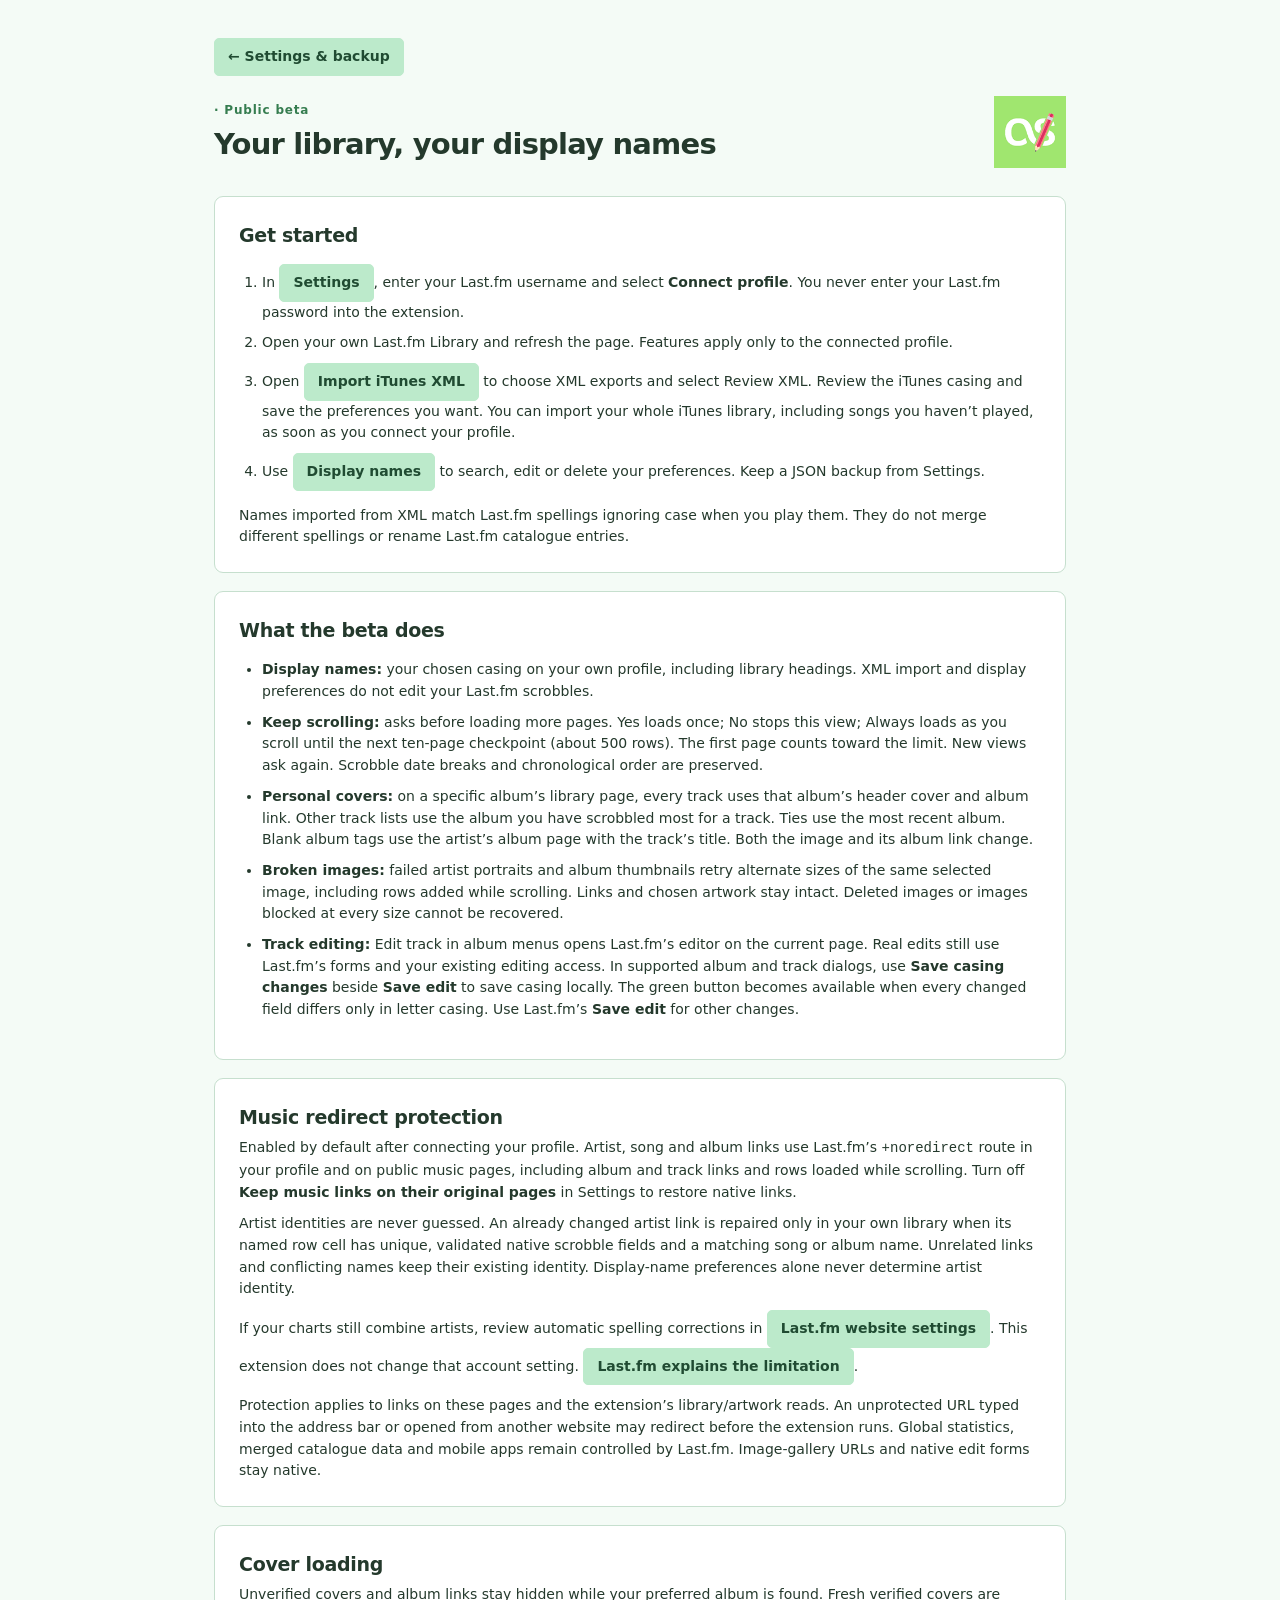
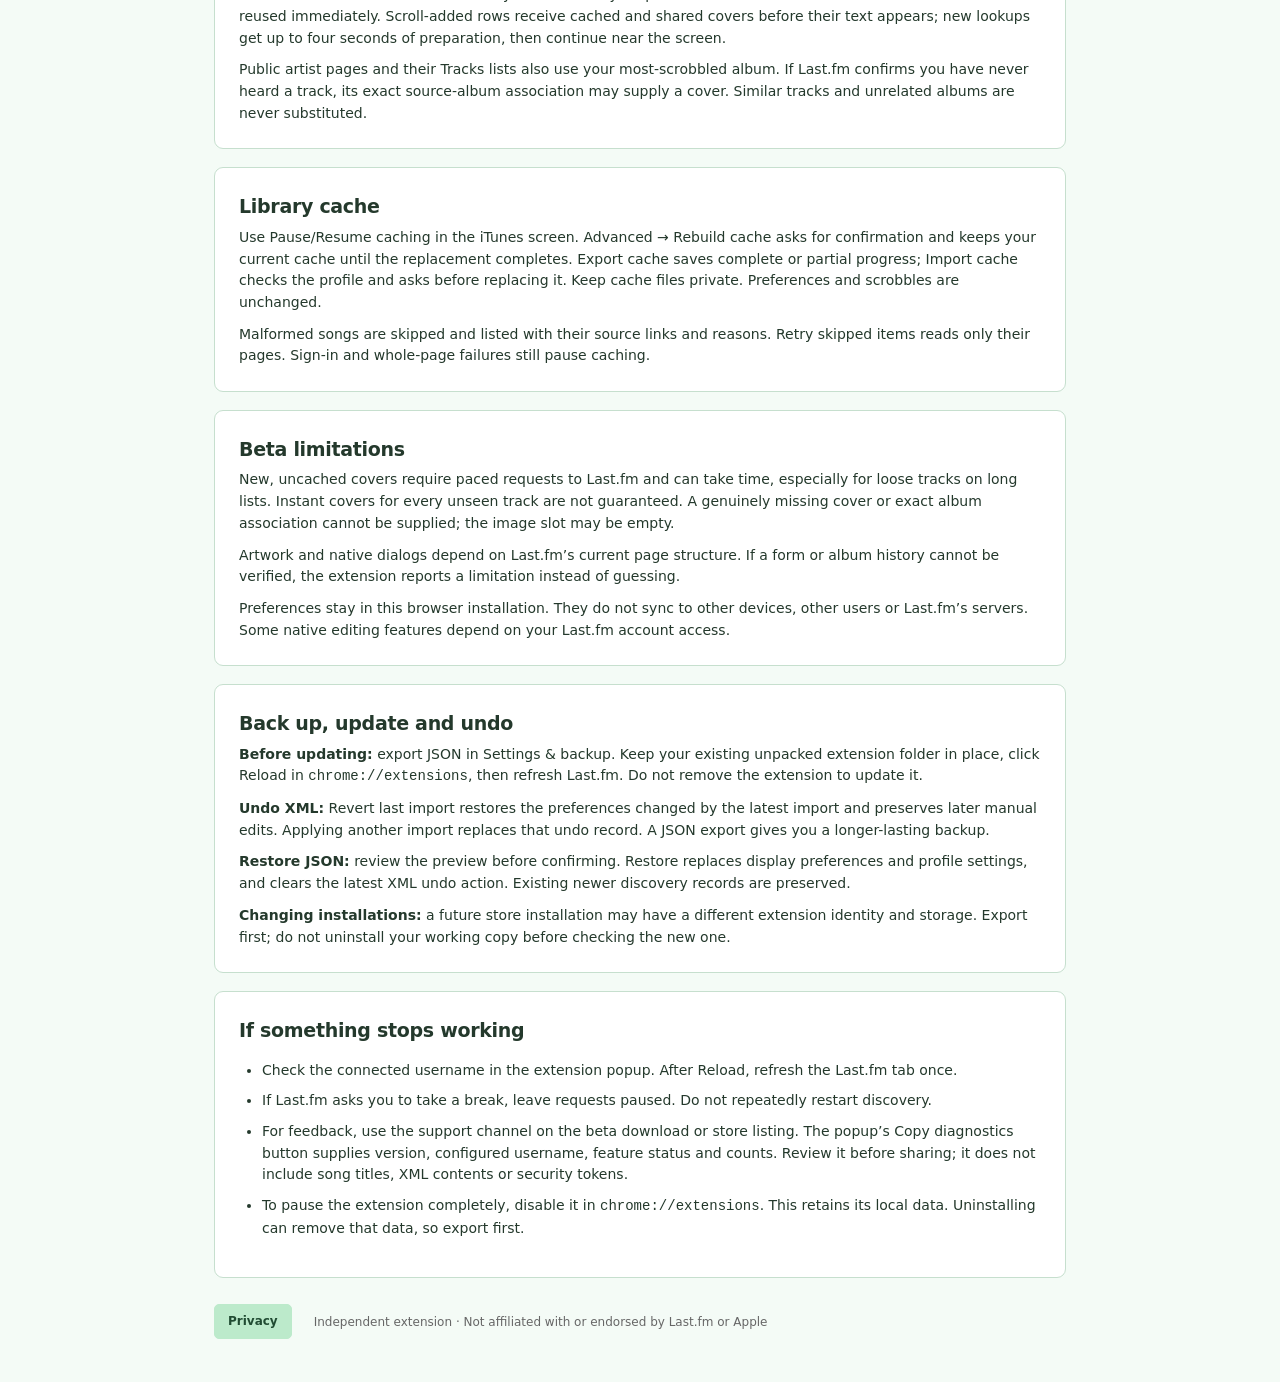
<file: help.html>
<!doctype html>
<html lang="en"><head><meta charset="utf-8"><meta name="viewport" content="width=device-width,initial-scale=1"><title>Help · LastWord for Last.fm</title><link rel="stylesheet" href="extension-ui.css"></head>
<body class="settings-page help-page">
  <a class="preferences-back" href="options.html">← Settings &amp; backup</a>
  <header class="page-header"><div><p class="eyebrow"><span data-version></span> · Public beta</p><h1>Your library, your display names</h1></div><img src="icons/icon128.png" width="72" height="72" alt=""></header>
  <main>
    <section class="card"><h2>Get started</h2><ol><li>In <a href="options.html">Settings</a>, enter your Last.fm username and select <strong>Connect profile</strong>. You never enter your Last.fm password into the extension.</li><li>Open your own Last.fm Library and refresh the page. Features apply only to the connected profile.</li><li>Open <a href="itunes.html">Import iTunes XML</a> to choose XML exports and select Review XML. Review the iTunes casing and save the preferences you want. You can import your whole iTunes library, including songs you haven’t played, as soon as you connect your profile.</li><li>Use <a href="preferences.html">Display names</a> to search, edit or delete your preferences. Keep a JSON backup from Settings.</li></ol><p>Names imported from XML match Last.fm spellings ignoring case when you play them. They do not merge different spellings or rename Last.fm catalogue entries.</p></section>
    <section class="card"><h2>What the beta does</h2><ul><li><strong>Display names:</strong> your chosen casing on your own profile, including library headings. XML import and display preferences do not edit your Last.fm scrobbles.</li><li><strong>Keep scrolling:</strong> asks before loading more pages. Yes loads once; No stops this view; Always loads as you scroll until the next ten-page checkpoint (about 500 rows). The first page counts toward the limit. New views ask again. Scrobble date breaks and chronological order are preserved.</li><li><strong>Personal covers:</strong> on a specific album’s library page, every track uses that album’s header cover and album link. Other track lists use the album you have scrobbled most for a track. Ties use the most recent album. Blank album tags use the artist’s album page with the track’s title. Both the image and its album link change.</li><li><strong>Broken images:</strong> failed artist portraits and album thumbnails retry alternate sizes of the same selected image, including rows added while scrolling. Links and chosen artwork stay intact. Deleted images or images blocked at every size cannot be recovered.</li><li><strong>Track editing:</strong> Edit track in album menus opens Last.fm’s editor on the current page. Real edits still use Last.fm’s forms and your existing editing access. In supported album and track dialogs, use <strong>Save casing changes</strong> beside <strong>Save edit</strong> to save casing locally. The green button becomes available when every changed field differs only in letter casing. Use Last.fm’s <strong>Save edit</strong> for other changes.</li></ul></section>
    <section class="card" id="redirect-protection"><h2>Music redirect protection</h2><p>Enabled by default after connecting your profile. Artist, song and album links use Last.fm’s <code>+noredirect</code> route in your profile and on public music pages, including album and track links and rows loaded while scrolling. Turn off <strong>Keep music links on their original pages</strong> in Settings to restore native links.</p><p>Artist identities are never guessed. An already changed artist link is repaired only in your own library when its named row cell has unique, validated native scrobble fields and a matching song or album name. Unrelated links and conflicting names keep their existing identity. Display-name preferences alone never determine artist identity.</p><p>If your charts still combine artists, review automatic spelling corrections in <a href="https://www.last.fm/settings/website" target="_blank" rel="noopener noreferrer">Last.fm website settings</a>. This extension does not change that account setting. <a href="https://support.last.fm/t/incorrect-artist-and-track-spellings-on-last-fm/193" target="_blank" rel="noopener noreferrer">Last.fm explains the limitation</a>.</p><p>Protection applies to links on these pages and the extension’s library/artwork reads. An unprotected URL typed into the address bar or opened from another website may redirect before the extension runs. Global statistics, merged catalogue data and mobile apps remain controlled by Last.fm. Image-gallery URLs and native edit forms stay native.</p></section>
    <section class="card"><h2>Cover loading</h2><p>Unverified covers and album links stay hidden while your preferred album is found. Fresh verified covers are reused immediately. Scroll-added rows receive cached and shared covers before their text appears; new lookups get up to four seconds of preparation, then continue near the screen.</p><p>Public artist pages and their Tracks lists also use your most-scrobbled album. If Last.fm confirms you have never heard a track, its exact source-album association may supply a cover. Similar tracks and unrelated albums are never substituted.</p></section>
    <section class="card"><h2>Library cache</h2><p>Use Pause/Resume caching in the iTunes screen. Advanced → Rebuild cache asks for confirmation and keeps your current cache until the replacement completes. Export cache saves complete or partial progress; Import cache checks the profile and asks before replacing it. Keep cache files private. Preferences and scrobbles are unchanged.</p><p>Malformed songs are skipped and listed with their source links and reasons. Retry skipped items reads only their pages. Sign-in and whole-page failures still pause caching.</p></section>
    <section class="card"><h2>Beta limitations</h2><p>New, uncached covers require paced requests to Last.fm and can take time, especially for loose tracks on long lists. Instant covers for every unseen track are not guaranteed. A genuinely missing cover or exact album association cannot be supplied; the image slot may be empty.</p><p>Artwork and native dialogs depend on Last.fm’s current page structure. If a form or album history cannot be verified, the extension reports a limitation instead of guessing.</p><p>Preferences stay in this browser installation. They do not sync to other devices, other users or Last.fm’s servers. Some native editing features depend on your Last.fm account access.</p></section>
    <section class="card"><h2>Back up, update and undo</h2><p><strong>Before updating:</strong> export JSON in Settings &amp; backup. Keep your existing unpacked extension folder in place, click Reload in <code>chrome://extensions</code>, then refresh Last.fm. Do not remove the extension to update it.</p><p><strong>Undo XML:</strong> Revert last import restores the preferences changed by the latest import and preserves later manual edits. Applying another import replaces that undo record. A JSON export gives you a longer-lasting backup.</p><p><strong>Restore JSON:</strong> review the preview before confirming. Restore replaces display preferences and profile settings, and clears the latest XML undo action. Existing newer discovery records are preserved.</p><p><strong>Changing installations:</strong> a future store installation may have a different extension identity and storage. Export first; do not uninstall your working copy before checking the new one.</p></section>
    <section class="card"><h2>If something stops working</h2><ul><li>Check the connected username in the extension popup. After Reload, refresh the Last.fm tab once.</li><li>If Last.fm asks you to take a break, leave requests paused. Do not repeatedly restart discovery.</li><li>For feedback, use the support channel on the beta download or store listing. The popup’s Copy diagnostics button supplies version, configured username, feature status and counts. Review it before sharing; it does not include song titles, XML contents or security tokens.</li><li>To pause the extension completely, disable it in <code>chrome://extensions</code>. This retains its local data. Uninstalling can remove that data, so export first.</li></ul></section>
  </main>
  <footer class="app-footer"><a href="privacy.html">Privacy</a><span>Independent extension · Not affiliated with or endorsed by Last.fm or Apple</span></footer>
<script src="version.js"></script>
</body></html>
</file>
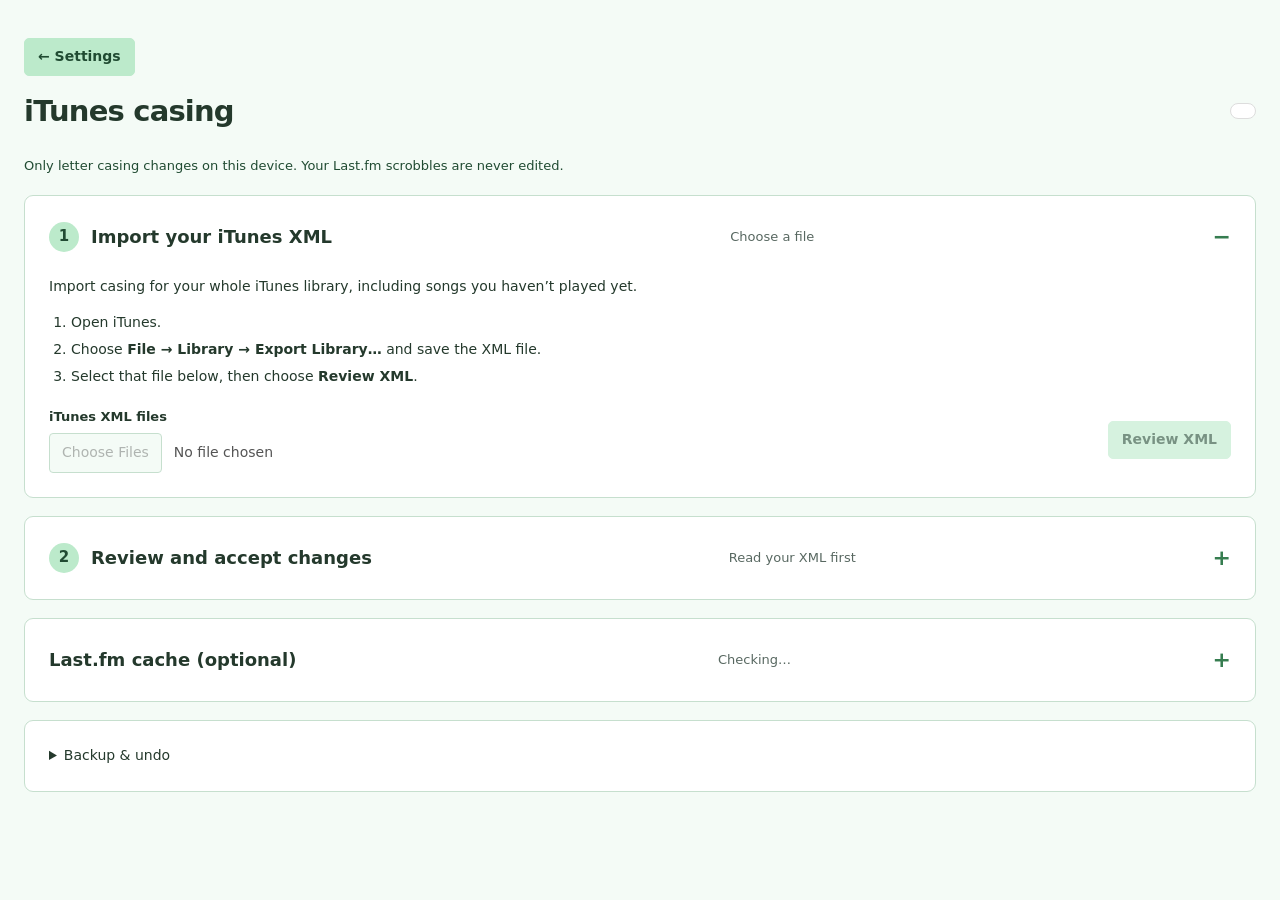
<file: itunes.html>
<!doctype html>
<html lang="en">
<head><meta charset="utf-8"><meta name="viewport" content="width=device-width,initial-scale=1"><title>iTunes casing · LastWord for Last.fm</title><link rel="stylesheet" href="extension-ui.css"><link rel="stylesheet" href="itunes.css"></head>
<body class="settings-page itunes-page">
  <a class="back-link" href="options.html">← Settings</a>
  <header class="page-header"><h1>iTunes casing</h1><span id="profile-status" class="badge"></span></header>
  <main>
    <p class="safety-note workflow-safety">Only letter casing changes on this device. Your Last.fm scrobbles are never edited.</p>
    <details id="step-xml" class="card workflow-step" open>
      <summary><span class="step-number">1</span><span>Import your iTunes XML</span><span id="xml-step-status" class="step-status">Choose a file</span></summary>
      <div class="step-body"><p>Import casing for your whole iTunes library, including songs you haven’t played yet.</p>
      <ol class="xml-instructions"><li>Open iTunes.</li><li>Choose <strong>File → Library → Export Library…</strong> and save the XML file.</li><li>Select that file below, then choose <strong>Review XML</strong>.</li></ol>
      <div class="file-controls"><div><label for="xml-file">iTunes XML files</label><input id="xml-file" type="file" accept=".xml,text/xml,application/xml" multiple disabled></div><button id="compare" type="button" class="primary" disabled>Review XML</button></div>
      <div id="scan-status" class="scan-status" hidden><progress id="scan-progress" aria-label="XML reading progress"></progress><span id="scan-label" role="status"></span><button id="cancel-scan" type="button">Pause</button></div>
      <p id="scan-error" class="message" role="alert" data-tone="error"></p>
      </div>
    </details>
    <details id="step-review" class="card workflow-step">
      <summary><span class="step-number">2</span><span>Review and accept changes</span><span id="review-step-status" class="step-status">Read your XML first</span></summary>
      <div class="step-body">
      <p id="review-intro" class="subtle">Review the XML casing alongside any preference you’ve already saved. Choose a version where the XML has conflicting casing.</p>
      <div id="save-status" class="save-status" role="status" aria-live="polite" tabindex="-1" hidden><progress id="save-progress" aria-label="Saving display preferences" hidden></progress><div><strong id="save-title"></strong><p id="save-detail"></p></div></div>
    <section id="review" aria-labelledby="review-heading" hidden>
      <div class="section-header"><h2 id="review-heading">Casing changes</h2><span id="selected-count" class="badge"></span></div>
      <p id="scan-summary" class="subtle"></p>
      <div id="stale-notice" class="notice" hidden><button id="refresh-review" type="button">Refresh preview</button></div>
      <div class="filters"><div class="search-field"><label for="search">Search</label><input id="search" type="search" autocomplete="off"></div><div><label for="type-filter">Type</label><select id="type-filter"><option value="">All types</option><option value="tracks">Songs</option><option value="artists">Artists</option><option value="albums">Albums</option><option value="albumArtists">Album artists</option></select></div><div><label for="review-filter">Review</label><select id="review-filter"><option value="">All changes</option><option value="unresolved">Needs casing choice</option><option value="replacement">Replaces preference</option></select></div></div>
      <div class="selection-tools"><label><input id="select-all" type="checkbox"> Select all changes</label><span id="shown-count" class="subtle"></span></div>
      <div class="table-wrap"><table><thead><tr><th scope="col">Use</th><th scope="col">Type / artist</th><th scope="col">Saved casing</th><th class="arrow" aria-label="changes to">→</th><th scope="col">iTunes casing</th></tr></thead><tbody id="candidates"></tbody></table></div>
      <p id="empty" class="empty-state" hidden>No casing changes.</p>
      <nav class="page-controls" aria-label="Results pages"><button id="previous" type="button">Previous</button><span id="page-label"></span><button id="next" type="button">Next</button></nav>
      <div class="apply-area"><span id="apply-summary"></span><button id="apply" type="button" class="primary" disabled>Apply selected casing</button></div>
    </section>
      </div>
    </details>
    <details id="step-cache" class="card workflow-step">
      <summary><span>Last.fm cache (optional)</span><span id="cache-step-status" class="step-status">Checking…</span></summary>
      <div class="step-body"><p>You can import your iTunes XML while this cache is still building.</p>
      <p class="subtle">Caching starts automatically when you connect your profile and runs in the background, with no Last.fm tab needed. You can close this screen; caching keeps going until your library is complete or you pause it. Large libraries can take several hours.</p>
      <section class="cache-panel" aria-label="Last.fm cache">
        <div class="section-header"><strong>Last.fm cache</strong><span id="cache-status" role="status">Checking…</span></div>
        <p id="cache-detail" class="subtle"></p><p id="cache-error" class="message" role="alert" data-tone="error"></p>
        <div class="cache-actions"><button id="cache-resume" type="button" class="primary">Resume caching</button><button id="cache-pause" type="button" hidden>Pause caching</button><button id="cache-export" type="button">Export cache</button><label class="cache-import-label">Import cache<input id="cache-import" type="file" accept=".json,application/json"></label></div>
        <p id="cache-message" class="subtle" role="status"></p>
        <details id="cache-skipped" hidden><summary id="cache-skipped-summary">Skipped items</summary><ul id="cache-skipped-list"></ul><div class="page-controls"><button id="skipped-previous" type="button">Previous</button><span id="skipped-page"></span><button id="skipped-next" type="button">Next</button><button id="cache-retry" type="button">Retry skipped items</button></div></details>
        <details class="cache-advanced"><summary>Advanced cache controls</summary><p>Rebuilding downloads your library again. Your current cache stays available until the new download completes.</p><p class="cache-warning">Accounts with over 50,000 scrobbles can take over 30 minutes to cache. Large libraries can take several hours.</p><button id="cache-rebuild" type="button">Rebuild cache…</button><button id="cache-export-draft" type="button" hidden>Export rebuild progress</button></details>
      </section>
      </div>
    </details>
    <details id="backup-undo" class="card backup-details"><summary>Backup &amp; undo</summary><button id="export" type="button">Export backup</button><div id="revert-section" hidden><p id="batch-summary" class="subtle"></p><button id="revert" type="button">Undo last import</button></div></details>
    <p id="message" class="message" role="status" aria-live="polite" tabindex="-1"></p>
  </main>
  <dialog id="confirm-dialog" aria-labelledby="confirm-heading"><h2 id="confirm-heading"></h2><p id="confirm-detail"></p><div class="button-group"><button id="cancel-confirm" type="button">Cancel</button><button id="confirm" type="button" class="primary">Save casing changes</button></div></dialog>
  <dialog id="cache-confirm-dialog" aria-labelledby="cache-confirm-heading"><h2 id="cache-confirm-heading"></h2><p id="cache-confirm-detail"></p><div class="button-group"><button id="cache-cancel" type="button">Cancel</button><button id="cache-confirm" type="button" class="primary">Confirm</button></div></dialog>
  <script src="rules.js"></script><script src="store.js"></script><script src="library-casing.js"></script><script src="itunes-parser.js"></script><script src="library-cache.js"></script><script src="cache-ui.js"></script><script src="itunes.js"></script>
</body></html>
</file>
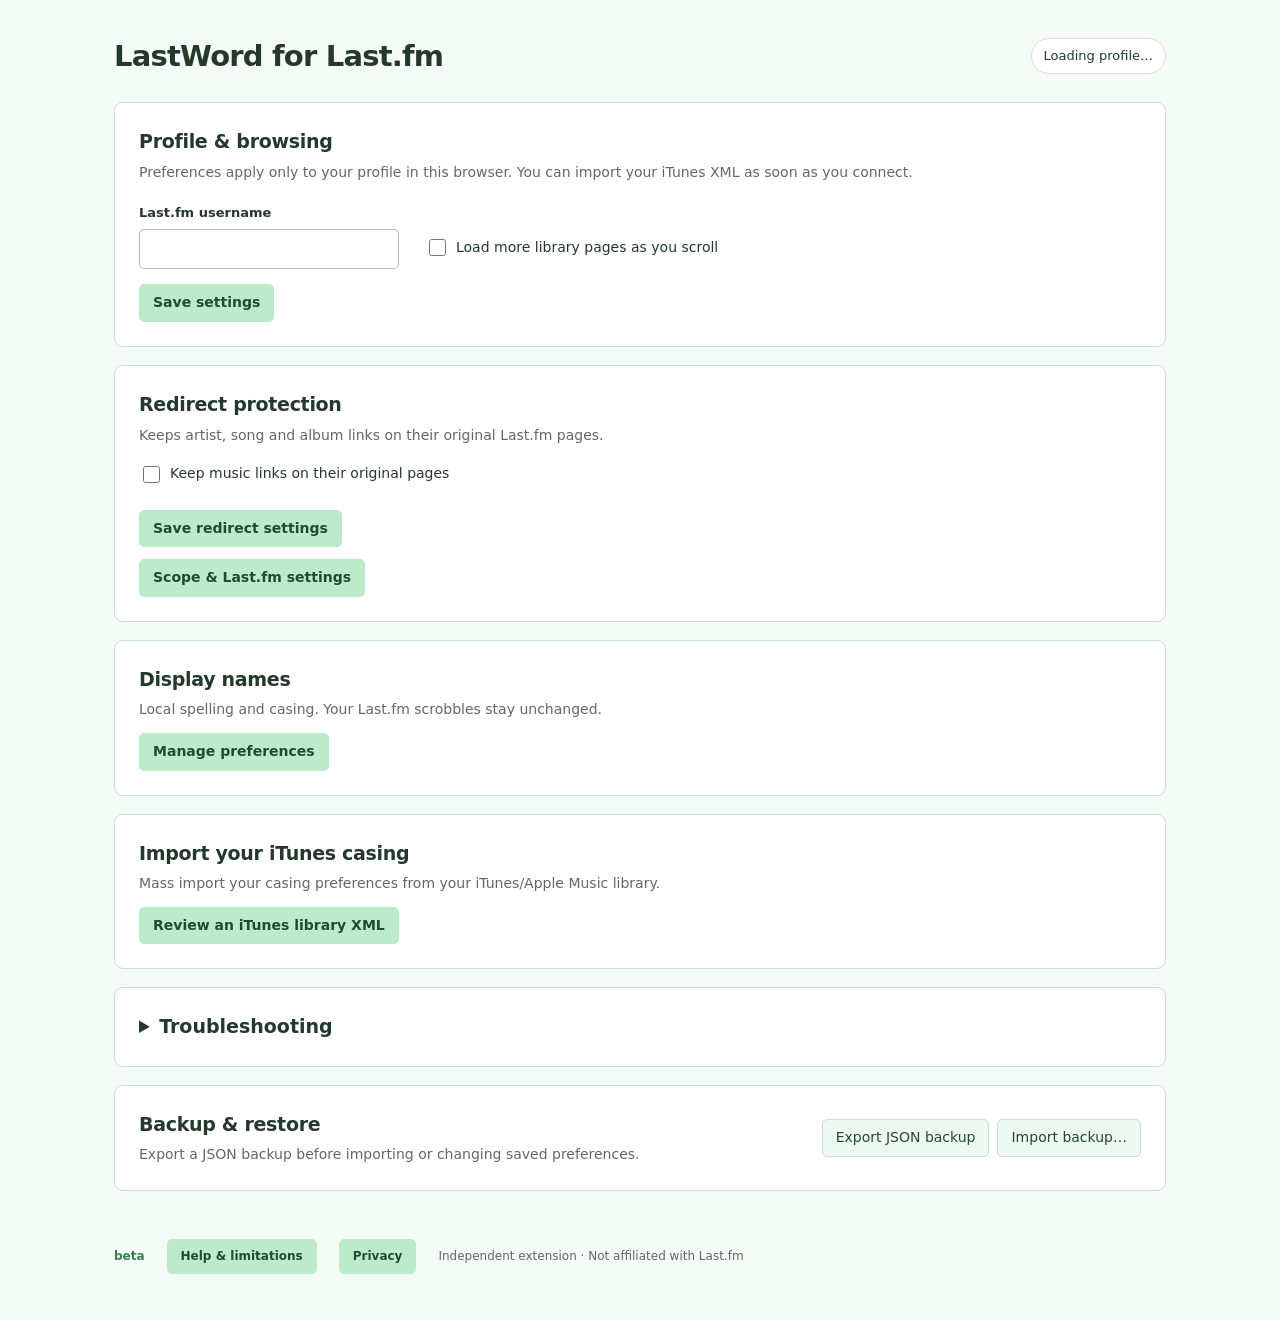
<file: options.html>
<!doctype html>
<html lang="en">
<head>
  <meta charset="utf-8">
  <meta name="viewport" content="width=device-width,initial-scale=1">
  <title>LastWord for Last.fm settings</title>
  <link rel="stylesheet" href="extension-ui.css">
</head>
<body class="settings-page">
  <header class="page-header">
    <h1>LastWord for Last.fm</h1>
    <span id="profile-status" class="badge">Loading profile…</span>
  </header>
  <main>
    <section id="setup-notice" class="card setup-notice" aria-labelledby="setup-heading" hidden>
      <p class="eyebrow">Welcome · Public beta</p><h2 id="setup-heading">Start with your Last.fm profile</h2>
      <p>Enter your username below. Display preferences and scrolling will apply only to that profile. Your Last.fm password is never needed here.</p>
      <p>Then import an iTunes library XML or manage your display names. <a href="help.html">Read the quick start →</a></p>
    </section>
    <section class="card" aria-labelledby="profile-heading">
      <h2 id="profile-heading">Profile &amp; browsing</h2>
      <p class="subtle">Preferences apply only to your profile in this browser. You can import your iTunes XML as soon as you connect.</p>
      <form id="settings-form">
        <div class="settings-fields">
          <div><label for="username">Last.fm username</label><input id="username" type="text" autocomplete="off" autocapitalize="off" spellcheck="false" required></div>
          <label class="check-label"><input id="infinite" type="checkbox"> Load more library pages as you scroll</label>
        </div>
        <button id="save-settings" class="primary" type="submit">Save settings</button>
        <span id="settings-note" class="subtle"></span>
      </form>
    </section>
    <section class="card" aria-labelledby="redirect-heading">
      <h2 id="redirect-heading">Redirect protection</h2>
      <p id="redirects-help" class="subtle">Keeps artist, song and album links on their original Last.fm pages.</p>
      <form id="redirect-form">
        <label class="check-label"><input id="redirects" type="checkbox" aria-describedby="redirects-help"> Keep music links on their original pages</label>
        <button id="save-redirects" class="primary" type="submit">Save redirect settings</button>
        <span id="redirect-note" class="subtle" role="status"></span>
      </form>
      <p class="settings-link"><a href="help.html#redirect-protection">Scope &amp; Last.fm settings</a></p>
    </section>
    <section class="card" aria-labelledby="names-heading">
      <div class="section-header"><div><h2 id="names-heading">Display names</h2><p class="subtle">Local spelling and casing. Your Last.fm scrobbles stay unchanged.</p></div><span id="count" class="subtle"></span></div>
      <p class="settings-link"><a href="preferences.html">Manage preferences</a></p>
    </section>
    <section class="card" aria-labelledby="itunes-heading">
      <h2 id="itunes-heading">Import your iTunes casing</h2>
      <p class="subtle">Mass import your casing preferences from your iTunes/Apple Music library.</p>
      <p class="settings-link"><a href="itunes.html">Review an iTunes library XML</a></p>
    </section>
    <details id="troubleshooting" class="card">
      <summary>Troubleshooting</summary>
      <h2 id="artwork-heading">Refresh artwork</h2>
      <p id="artwork-guidance" class="subtle"></p>
      <label for="artwork-tab">Last.fm tab</label><select id="artwork-tab" disabled></select>
      <p class="subtle">Removes saved covers for tracks on the selected page and reloads it. Your library name cache is kept.</p>
      <button id="refresh-artwork" type="button" disabled>Refresh artwork</button>
      <p id="artwork-message" class="message" role="status" aria-live="polite"></p>
    </details>
    <section class="card backup-card" aria-labelledby="backup-heading">
      <div><h2 id="backup-heading">Backup &amp; restore</h2><p class="subtle">Export a JSON backup before importing or changing saved preferences.</p></div>
      <div class="button-group"><button id="export" type="button">Export JSON backup</button><button id="import" type="button">Import backup…</button><input id="import-file" type="file" accept=".json,application/json" hidden></div>
    </section>
    <p id="message" class="message" role="status" aria-live="polite" tabindex="-1"></p>
  </main>
  <footer class="app-footer"><span class="beta-label"><span data-version></span> beta</span><a href="help.html">Help &amp; limitations</a><a href="privacy.html">Privacy</a><span>Independent extension · Not affiliated with Last.fm</span></footer>
  <dialog id="import-preview" aria-labelledby="import-heading">
    <h2 id="import-heading">Review this backup</h2>
    <p id="import-summary"></p><p id="import-details" class="subtle"></p>
    <p>This replaces your display preferences and profile settings. Export your current preferences first if you want to keep a copy.</p>
    <div class="button-group"><button id="preview-export" type="button">Export current backup</button><button id="cancel-import" type="button">Cancel</button><button id="confirm-import" class="primary" type="button">Replace preferences</button></div>
  </dialog>
  <script src="version.js"></script><script src="rules.js"></script><script src="store.js"></script><script src="options.js"></script><script src="popup-status.js"></script><script src="settings-status.js"></script>
</body>
</html>
</file>
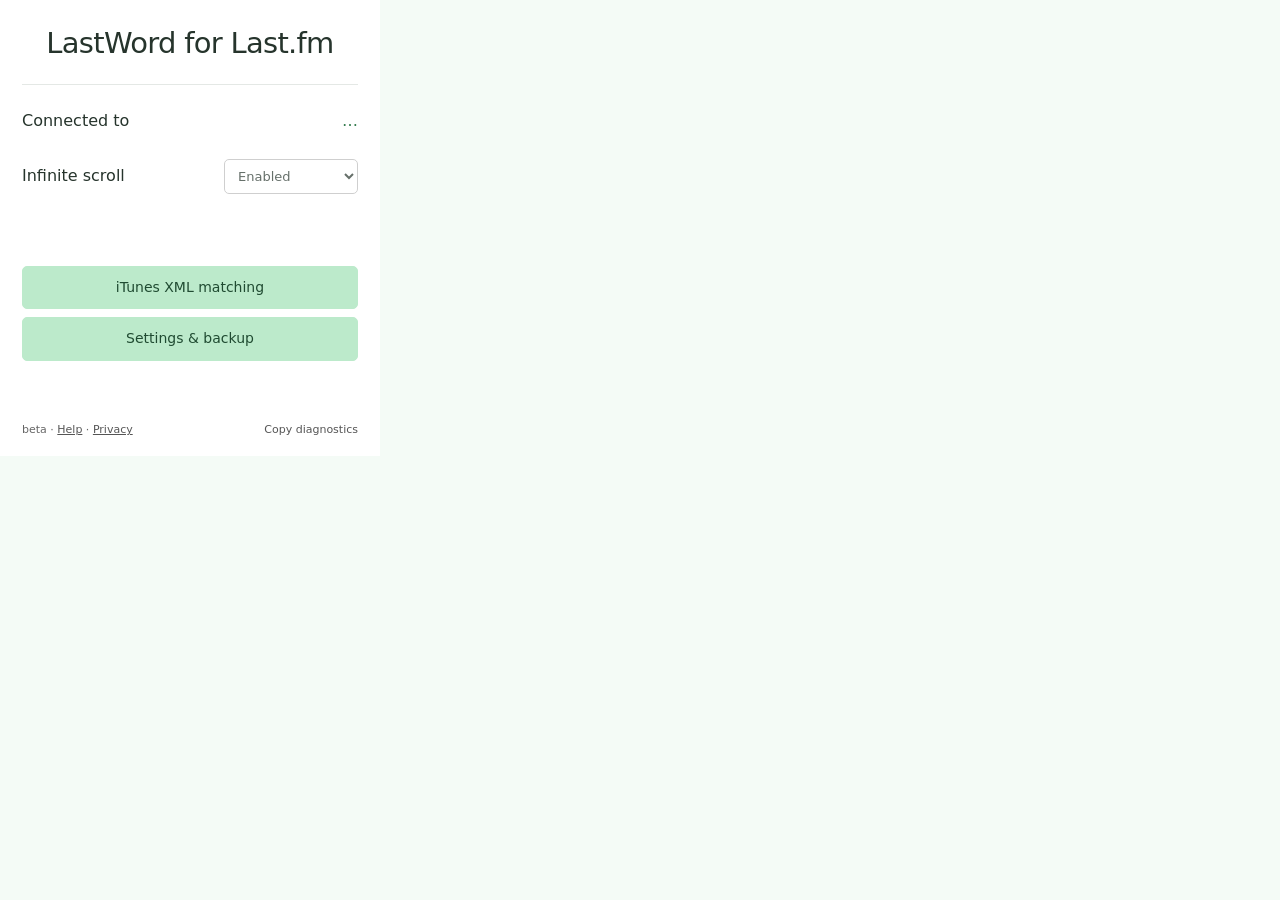
<file: popup.html>
<!doctype html>
<html lang="en">
<head><meta charset="utf-8"><meta name="viewport" content="width=device-width,initial-scale=1"><title>LastWord for Last.fm</title><link rel="stylesheet" href="extension-ui.css"><link rel="icon" type="image/png" href="icons/icon128.png"></head>
<body class="popup-page">
  <header><h1>LastWord for Last.fm</h1></header>
  <main>
    <div class="popup-connection"><span>Connected to</span><a id="profile-link" target="_blank" rel="noopener"><img id="profile-avatar" alt="" width="28" height="28" hidden><span id="profile">…</span></a></div>
    <div class="popup-scrolling"><label for="infinite-scroll">Infinite scroll</label><select id="infinite-scroll" disabled><option value="true">Enabled</option><option value="false">Disabled</option></select></div>
    <div class="popup-actions"><a class="popup-primary" href="itunes.html" target="_blank" rel="noopener">iTunes XML matching</a><button id="options" class="primary full-width" type="button">Settings &amp; backup</button></div>
  </main>
  <footer class="popup-footer"><span><span data-version></span> beta · <a href="help.html" target="_blank" rel="noopener">Help</a> · <a href="privacy.html" target="_blank" rel="noopener">Privacy</a></span><button id="diagnostics" type="button">Copy diagnostics</button></footer>
  <p id="message" class="message" role="status" aria-live="polite"></p>
  <script src="version.js"></script><script src="rules.js"></script><script src="store.js"></script><script src="popup-status.js"></script><script src="popup.js"></script>
</body>
</html>
</file>
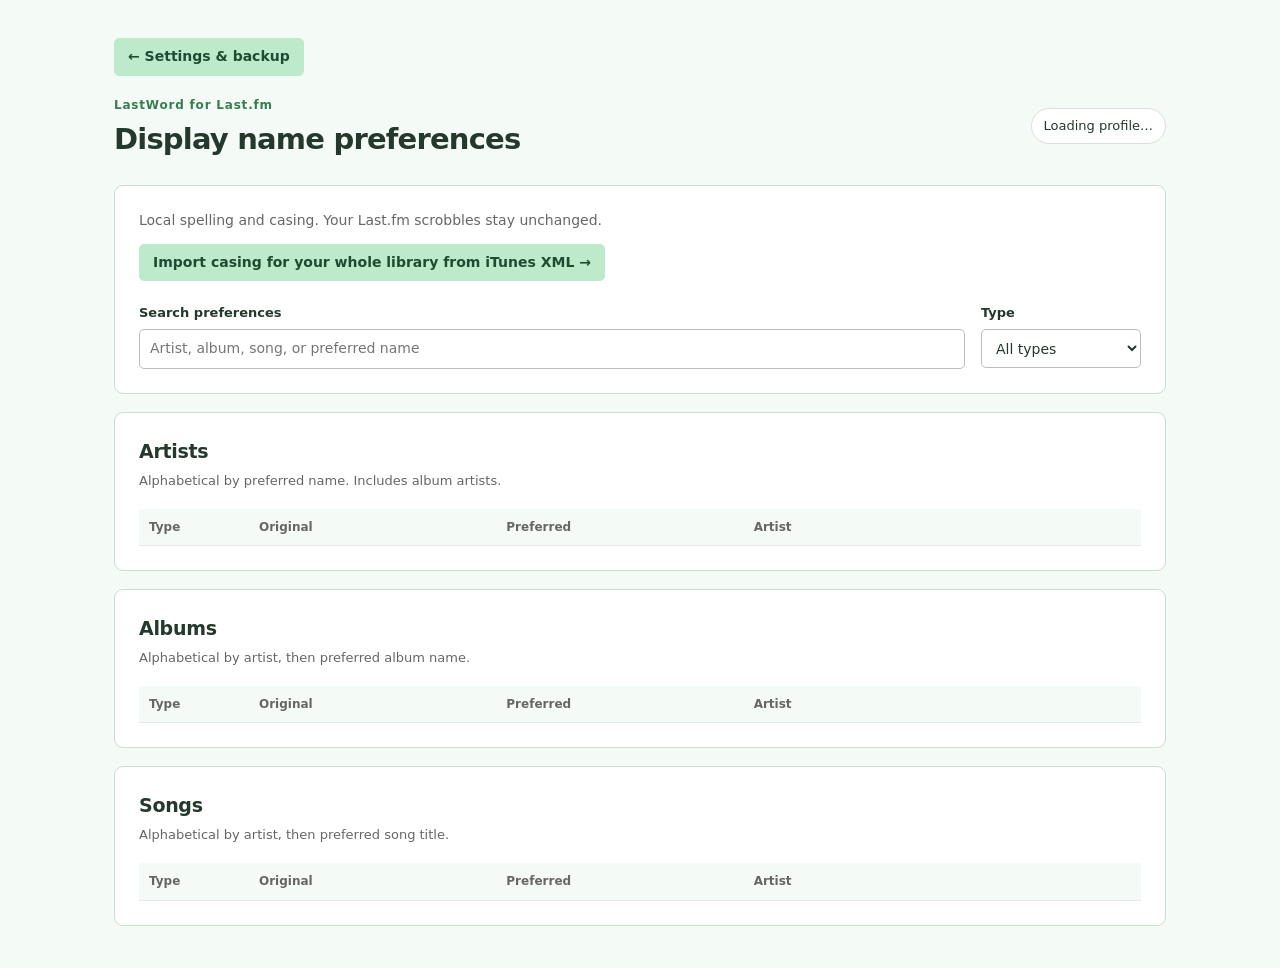
<file: preferences.html>
<!doctype html>
<html lang="en">
<head>
  <meta charset="utf-8"><meta name="viewport" content="width=device-width,initial-scale=1">
  <title>Display name preferences · LastWord for Last.fm</title>
  <link rel="stylesheet" href="extension-ui.css">
<link rel="icon" type="image/png" href="icons/icon128.png"></head>
<body class="settings-page preferences-page">
  <a class="preferences-back" href="options.html">← Settings &amp; backup</a>
  <header class="page-header"><div><p class="eyebrow">LastWord for Last.fm</p><h1>Display name preferences</h1></div><span id="profile-status" class="badge">Loading profile…</span></header>
  <main>
    <section class="card" aria-label="Find display preferences">
      <div class="section-header"><p class="subtle">Local spelling and casing. Your Last.fm scrobbles stay unchanged.</p><span id="count" class="subtle" role="status"></span></div>
      <p class="settings-link"><a href="itunes.html">Import casing for your whole library from iTunes XML →</a></p>
      <div class="filters"><div class="search-field"><label for="search">Search preferences</label><input id="search" type="search" autocomplete="off" placeholder="Artist, album, song, or preferred name"></div><div><label for="type-filter">Type</label><select id="type-filter"><option value="">All types</option><option value="artists">Artists</option><option value="albums">Albums</option><option value="tracks">Songs</option></select></div></div>
      <div id="undo-area" class="undo-bar" hidden><span id="undo-label"></span><button id="undo" type="button">Undo delete</button></div>
      <p id="message" class="message" role="status" aria-live="polite" tabindex="-1"></p>
    </section>
    <div id="rules">
      <section id="group-artists" class="card preference-group" aria-labelledby="heading-artists">
        <div class="section-header"><div><h2 id="heading-artists">Artists</h2><p class="subtle">Alphabetical by preferred name. Includes album artists.</p></div><span id="count-artists" class="subtle"></span></div>
        <div class="table-wrap"><table aria-labelledby="heading-artists"><thead><tr><th scope="col">Type</th><th scope="col">Original</th><th scope="col">Preferred</th><th scope="col">Artist</th><th scope="col"><span class="sr-only">Actions</span></th></tr></thead><tbody id="rules-artists"></tbody></table></div>
      </section>
      <section id="group-albums" class="card preference-group" aria-labelledby="heading-albums">
        <div class="section-header"><div><h2 id="heading-albums">Albums</h2><p class="subtle">Alphabetical by artist, then preferred album name.</p></div><span id="count-albums" class="subtle"></span></div>
        <div class="table-wrap"><table aria-labelledby="heading-albums"><thead><tr><th scope="col">Type</th><th scope="col">Original</th><th scope="col">Preferred</th><th scope="col">Artist</th><th scope="col"><span class="sr-only">Actions</span></th></tr></thead><tbody id="rules-albums"></tbody></table></div>
      </section>
      <section id="group-tracks" class="card preference-group" aria-labelledby="heading-tracks">
        <div class="section-header"><div><h2 id="heading-tracks">Songs</h2><p class="subtle">Alphabetical by artist, then preferred song title.</p></div><span id="count-tracks" class="subtle"></span></div>
        <div class="table-wrap"><table aria-labelledby="heading-tracks"><thead><tr><th scope="col">Type</th><th scope="col">Original</th><th scope="col">Preferred</th><th scope="col">Artist</th><th scope="col"><span class="sr-only">Actions</span></th></tr></thead><tbody id="rules-tracks"></tbody></table></div>
      </section>
    </div>
    <p id="empty" class="card empty-state" hidden>No preferences yet. Edit a display name in your Last.fm library to add one.</p>
  </main>
  <script src="rules.js"></script><script src="store.js"></script><script src="preferences.js"></script>
</body>
</html>
</file>
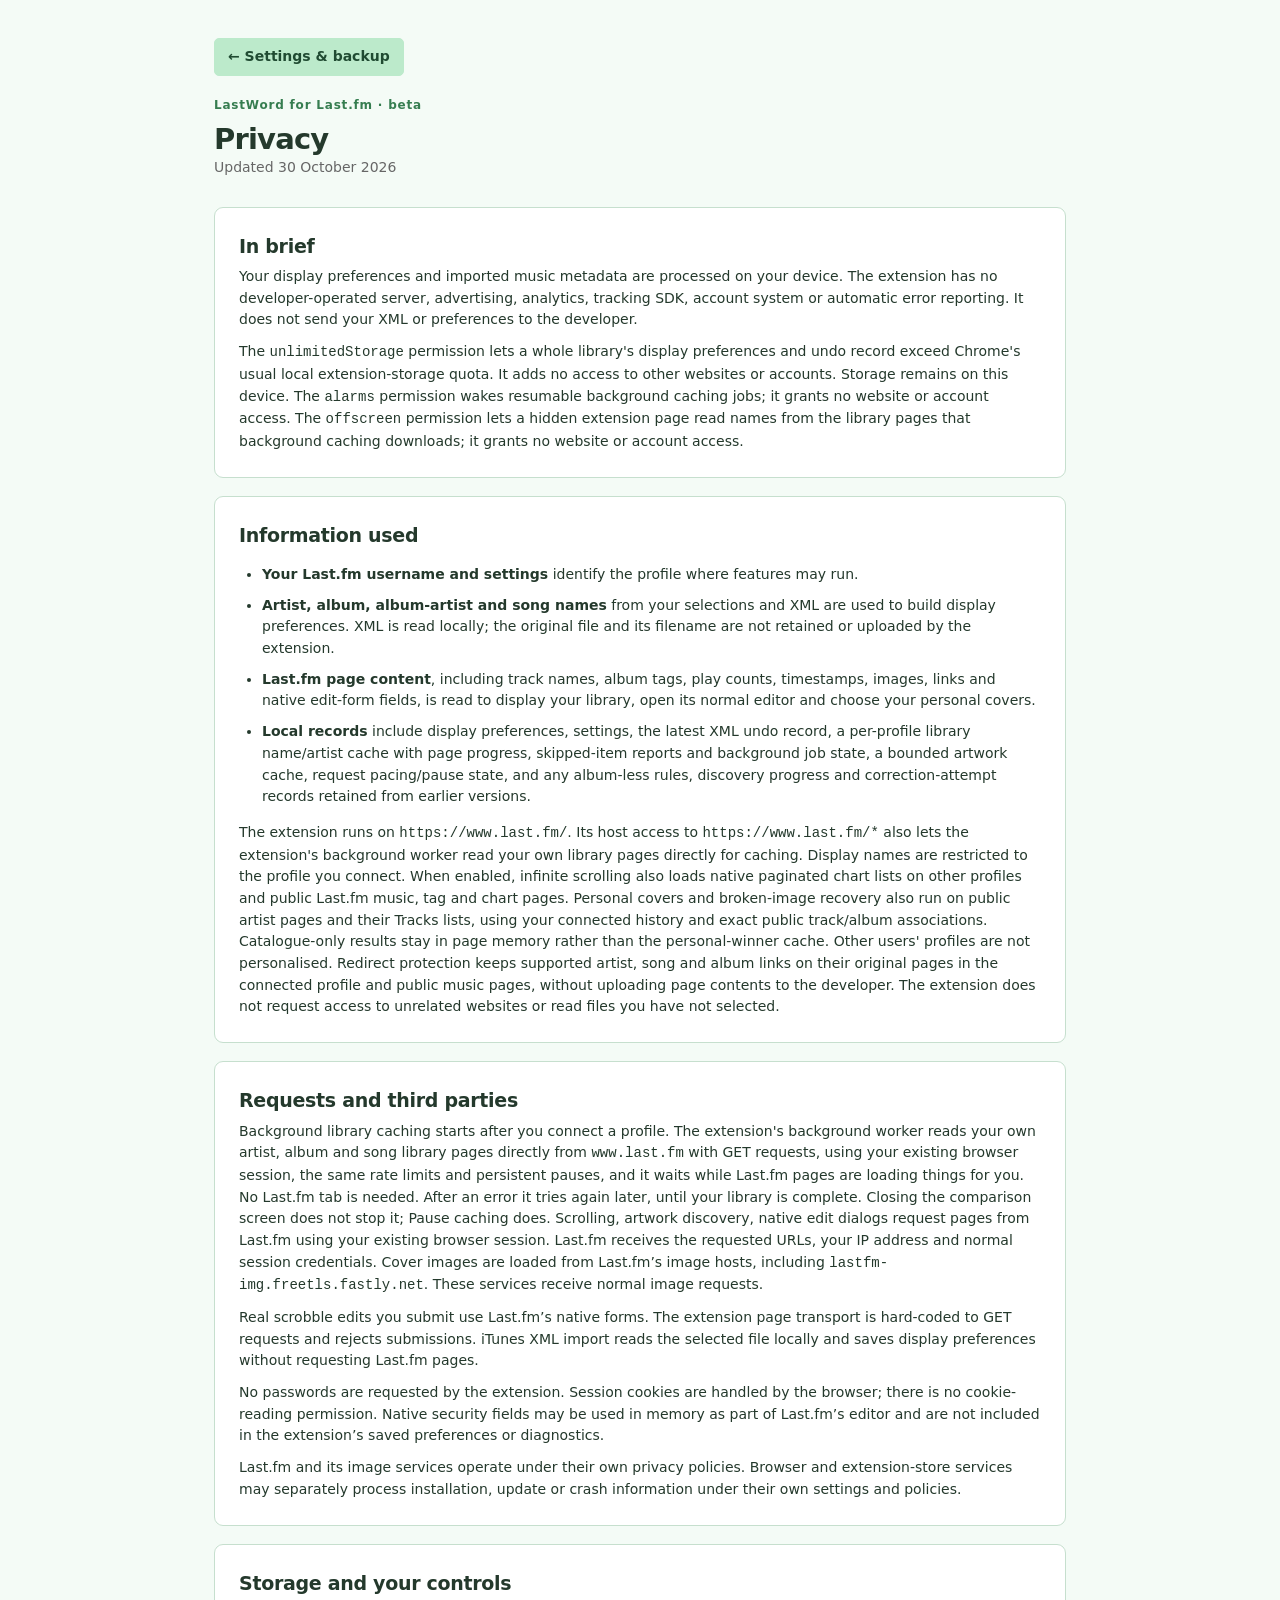
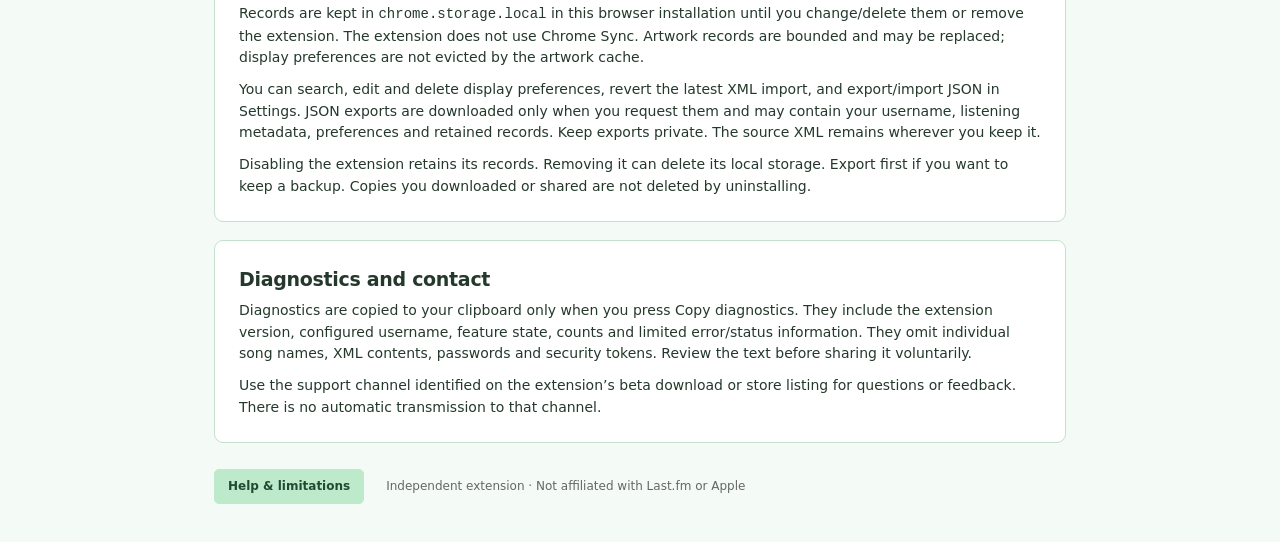
<file: privacy.html>
<!doctype html>
<html lang="en"><head><meta charset="utf-8"><meta name="viewport" content="width=device-width,initial-scale=1"><title>Privacy · LastWord for Last.fm</title><link rel="stylesheet" href="extension-ui.css"></head>
<body class="settings-page help-page">
  <a class="preferences-back" href="options.html">← Settings &amp; backup</a>
  <header class="page-header"><div><p class="eyebrow">LastWord for Last.fm · <span data-version></span> beta</p><h1>Privacy</h1><p class="subtle">Updated 30 October 2026</p></div></header>
  <main>
    <section class="card"><h2>In brief</h2><p>Your display preferences and imported music metadata are processed on your device. The extension has no developer-operated server, advertising, analytics, tracking SDK, account system or automatic error reporting. It does not send your XML or preferences to the developer.</p><p>The <code>unlimitedStorage</code> permission lets a whole library's display preferences and undo record exceed Chrome's usual local extension-storage quota. It adds no access to other websites or accounts. Storage remains on this device. The <code>alarms</code> permission wakes resumable background caching jobs; it grants no website or account access. The <code>offscreen</code> permission lets a hidden extension page read names from the library pages that background caching downloads; it grants no website or account access.</p></section>
    <section class="card"><h2>Information used</h2><ul><li><strong>Your Last.fm username and settings</strong> identify the profile where features may run.</li><li><strong>Artist, album, album-artist and song names</strong> from your selections and XML are used to build display preferences. XML is read locally; the original file and its filename are not retained or uploaded by the extension.</li><li><strong>Last.fm page content</strong>, including track names, album tags, play counts, timestamps, images, links and native edit-form fields, is read to display your library, open its normal editor and choose your personal covers.</li><li><strong>Local records</strong> include display preferences, settings, the latest XML undo record, a per-profile library name/artist cache with page progress, skipped-item reports and background job state, a bounded artwork cache, request pacing/pause state, and any album-less rules, discovery progress and correction-attempt records retained from earlier versions.</li></ul><p>The extension runs on <code>https://www.last.fm/</code>. Its host access to <code>https://www.last.fm/*</code> also lets the extension's background worker read your own library pages directly for caching. Display names are restricted to the profile you connect. When enabled, infinite scrolling also loads native paginated chart lists on other profiles and public Last.fm music, tag and chart pages. Personal covers and broken-image recovery also run on public artist pages and their Tracks lists, using your connected history and exact public track/album associations. Catalogue-only results stay in page memory rather than the personal-winner cache. Other users' profiles are not personalised. Redirect protection keeps supported artist, song and album links on their original pages in the connected profile and public music pages, without uploading page contents to the developer. The extension does not request access to unrelated websites or read files you have not selected.</p></section>
    <section class="card"><h2>Requests and third parties</h2><p>Background library caching starts after you connect a profile. The extension's background worker reads your own artist, album and song library pages directly from <code>www.last.fm</code> with GET requests, using your existing browser session, the same rate limits and persistent pauses, and it waits while Last.fm pages are loading things for you. No Last.fm tab is needed. After an error it tries again later, until your library is complete. Closing the comparison screen does not stop it; Pause caching does. Scrolling, artwork discovery, native edit dialogs request pages from Last.fm using your existing browser session. Last.fm receives the requested URLs, your IP address and normal session credentials. Cover images are loaded from Last.fm’s image hosts, including <code>lastfm-img.freetls.fastly.net</code>. These services receive normal image requests.</p><p>Real scrobble edits you submit use Last.fm’s native forms. The extension page transport is hard-coded to GET requests and rejects submissions. iTunes XML import reads the selected file locally and saves display preferences without requesting Last.fm pages.</p><p>No passwords are requested by the extension. Session cookies are handled by the browser; there is no cookie-reading permission. Native security fields may be used in memory as part of Last.fm’s editor and are not included in the extension’s saved preferences or diagnostics.</p><p>Last.fm and its image services operate under their own privacy policies. Browser and extension-store services may separately process installation, update or crash information under their own settings and policies.</p></section>
    <section class="card"><h2>Storage and your controls</h2><p>Records are kept in <code>chrome.storage.local</code> in this browser installation until you change/delete them or remove the extension. The extension does not use Chrome Sync. Artwork records are bounded and may be replaced; display preferences are not evicted by the artwork cache.</p><p>You can search, edit and delete display preferences, revert the latest XML import, and export/import JSON in Settings. JSON exports are downloaded only when you request them and may contain your username, listening metadata, preferences and retained records. Keep exports private. The source XML remains wherever you keep it.</p><p>Disabling the extension retains its records. Removing it can delete its local storage. Export first if you want to keep a backup. Copies you downloaded or shared are not deleted by uninstalling.</p></section>
    <section class="card"><h2>Diagnostics and contact</h2><p>Diagnostics are copied to your clipboard only when you press Copy diagnostics. They include the extension version, configured username, feature state, counts and limited error/status information. They omit individual song names, XML contents, passwords and security tokens. Review the text before sharing it voluntarily.</p><p>Use the support channel identified on the extension’s beta download or store listing for questions or feedback. There is no automatic transmission to that channel.</p></section>
  </main><footer class="app-footer"><a href="help.html">Help &amp; limitations</a><span>Independent extension · Not affiliated with Last.fm or Apple</span></footer>
<script src="version.js"></script>
</body></html>
</file>
<file: extension-ui.css>
:root { --lfm-accent: #bceacb; --lfm-accent-hover: #a5dfb8; --lfm-ink: #204b32; --lfm-border: #c6dfce; --lfm-surface: #f4fbf6; --lfm-focus: #367d50; --lfm-error: #fff0ee; --lfm-error-ink: #8a3028; color-scheme: light; font: 14px/1.55 system-ui, -apple-system, "Segoe UI", sans-serif; color: #24392c; background: var(--lfm-surface); }
a { color: var(--lfm-focus); }
* { box-sizing: border-box; }
body { margin: 0; }
h1, h2, p { margin: 0; }
h1 { font-size: 29px; letter-spacing: -.8px; line-height: 1.2; }
h2 { font-size: 19px; letter-spacing: -.3px; }
p + p { margin-top: 10px; }
button, input, select { font: inherit; }
button { color: var(--lfm-ink); background: #edf8f0; border: 1px solid var(--lfm-border); border-radius: 5px; padding: 8px 13px; cursor: pointer; line-height: 1.4; }
button:hover { background: #ddf2e4; border-color: #91b99e; }
button:disabled { cursor: not-allowed; opacity: .6; }
button.primary { background: var(--lfm-accent); color: var(--lfm-ink); border-color: var(--lfm-accent); font-weight: 600; }
button.primary:hover:not(:disabled) { background: var(--lfm-accent-hover); border-color: var(--lfm-accent-hover); }
button.quiet { border-color: transparent; background: transparent; }
button.danger { color: #394c40; background: white; }
button:focus-visible, input:focus-visible, select:focus-visible, a:focus-visible { outline: 3px solid var(--lfm-focus); outline-offset: 3px; }
input[type=text], input[type=search], select { width: 100%; min-height: 39px; border: 1px solid #bcbcbc; border-radius: 5px; padding: 8px 10px; background: white; color: inherit; }
input[type=checkbox] { accent-color: var(--lfm-focus); width: 17px; height: 17px; }
label { display: block; font-size: 13px; font-weight: 600; margin-bottom: 6px; }
.subtle { color: #666; }
.eyebrow { color: var(--lfm-focus); font-weight: 700; font-size: 12px; letter-spacing: .8px; margin-bottom: 8px; }
.settings-page { max-width: 1100px; margin: 0 auto; padding: 38px 24px 24px; }
.page-header { display: flex; align-items: center; justify-content: space-between; gap: 20px; margin-bottom: 28px; }
.badge { background: #fff; border: 1px solid #ddd; border-radius: 20px; padding: 7px 12px; white-space: nowrap; font-size: 13px; }
.card { background: white; border: 1px solid var(--lfm-border); border-radius: 9px; padding: 24px; margin-bottom: 18px; }
.card h2 + p { margin-top: 5px; }
.settings-link { margin-top: 12px; }
.settings-fields { display: flex; align-items: end; gap: 26px; margin: 20px 0 15px; }
.settings-fields > div { width: 260px; }
.check-label { display: flex; align-items: center; gap: 7px; font-size: 14px; font-weight: 400; padding-bottom: 4px; }
#settings-note { margin-left: 10px; font-size: 13px; }
.section-header, .backup-card { display: flex; align-items: center; justify-content: space-between; gap: 20px; }
#count { white-space: nowrap; font-size: 13px; }
.filters { display: flex; gap: 16px; margin: 22px 0 16px; }
.search-field { flex: 1; }
.filters select { min-width: 160px; }
.table-wrap { overflow-x: auto; }
table { width: 100%; border-collapse: collapse; font-size: 14px; }
th { color: #666; font-size: 12px; font-weight: 600; padding: 9px 10px; background: var(--lfm-surface); }
td { padding: 14px 10px; }
th, td { text-align: left; border-bottom: 1px solid #e7e7e7; overflow-wrap: anywhere; }
td:nth-child(3) { font-weight: 600; }
.row-actions { white-space: nowrap; text-align: right; }
.row-actions button { padding: 5px 9px; font-size: 13px; }
.row-actions button + button { margin-left: 6px; }
.editing { background: #edf8f0; }
.editing td input { min-width: 180px; }
.conflict { color: var(--lfm-error-ink); background: var(--lfm-error); padding: 4px 6px; border-radius: 3px; font-size: 12px; margin-top: 5px; }
.empty-state { text-align: center; padding: 30px 15px; color: #666; }
.undo-bar { display: flex; align-items: center; gap: 15px; padding: 12px 0 0; color: #444; }
.button-group { display: flex; flex-wrap: wrap; gap: 8px; }
.backup-card .button-group { flex-shrink: 0; }
.message { min-height: 22px; margin-top: 12px; color: #20612f; font-size: 13px; }
.message[data-tone=error] { color: var(--lfm-error-ink); background: var(--lfm-error); border-radius: 5px; padding: 8px 10px; }
dialog { max-width: 550px; border: 1px solid var(--lfm-border); border-radius: 10px; padding: 28px; box-shadow: 0 18px 60px #0003; }
dialog::backdrop { background: #0006; }
dialog h2 { margin-bottom: 15px; }
dialog .button-group { justify-content: flex-end; margin-top: 24px; }
.sr-only { position: absolute; width: 1px; height: 1px; overflow: hidden; clip: rect(0, 0, 0, 0); white-space: nowrap; }
[hidden] { display: none !important; }
.popup-page { width: 330px; padding: 22px; background: white; }
.popup-page h1 { font-size: 23px; letter-spacing: -.5px; }
.popup-page .eyebrow { margin-bottom: 5px; }
.popup-status { display: flex; gap: 9px; align-items: center; margin-top: 22px; }
.status-dot { width: 9px; height: 9px; background: #999; border-radius: 50%; flex-shrink: 0; }
.status-dot[data-state=active] { background: #287b39; }
.status-dot[data-state=warning] { background: #bd7400; }
#page-detail { margin-top: 8px; font-size: 13px; }
.popup-details { margin: 19px 0; padding-top: 11px; border-top: 1px solid #eee; }
.popup-details > div { display: flex; justify-content: space-between; padding: 4px 0; gap: 12px; font-size: 13px; }
.popup-details dt { color: #666; }
.popup-details dd { margin: 0; text-align: right; }
.full-width { display: block; width: 100%; margin-top: 8px; }
.popup-page .message:empty { display: none; }
.preferences-back { display: inline-block; color: #666; text-decoration: none; margin-bottom: 20px; }
.preferences-back:hover { text-decoration: underline; }
.setup-notice { border-left: 4px solid var(--lfm-focus); background: #edf8f0; }
#username-help { font-size: 12px; margin-top: 6px; }
.app-footer { display: flex; flex-wrap: wrap; gap: 12px 22px; color: #666; font-size: 12px; padding: 8px 0 22px; }
.app-footer a, .popup-footer a { color: #555; }
.beta-label { font-weight: 700; color: var(--lfm-focus); }
.popup-footer { font-size: 12px; color: #666; margin-top: 18px; }
.help-page { max-width: 900px; }
.help-page li { margin: 9px 0; }
.help-page ol, .help-page ul { padding-left: 23px; }
.help-page code { overflow-wrap: anywhere; }
.preferences-page .filters { margin-bottom: 0; }
.preferences-page .message:empty { display: none; }
.preference-group .section-header { margin-bottom: 18px; }
.preference-group .section-header > span { white-space: nowrap; font-size: 13px; }
.preference-group .section-header p { margin-top: 4px; font-size: 13px; }
.preference-group table { table-layout: fixed; min-width: 700px; }
.preference-group th:first-child { width: 110px; }
.preference-group th:last-child { width: 150px; }
.preference-group .editing td input { min-width: 0; }
@media (max-width: 720px) { .settings-page { padding: 22px 14px; } .page-header, .settings-fields, .section-header, .backup-card { align-items: start; flex-direction: column; gap: 14px; } .card { padding: 18px; } .settings-fields > div { width: 100%; } .filters { flex-direction: column; } #settings-note { display: block; margin: 10px 0 0; } }
/* Compact toolbar layout, matching the popup redesign. */
.popup-page { width: 380px; padding: 26px 22px 18px; color: #26342c; }
.popup-page header { border-bottom: 1px solid #e4e8e5; padding: 0 0 23px; }
.popup-page h1 { font-size: 29px; font-weight: 400; letter-spacing: -.7px; text-align: center; }
.popup-connection, .popup-scrolling { display: flex; align-items: center; justify-content: space-between; gap: 16px; }
.popup-connection { margin-top: 22px; min-height: 30px; font-size: 16px; }
#profile-link { display: inline-flex; align-items: center; gap: 10px; text-decoration: none; max-width: 200px; }
#profile-link span { overflow-wrap: anywhere; }
#profile-avatar { object-fit: cover; flex-shrink: 0; }
.popup-scrolling { margin-top: 22px; }
.popup-scrolling label { font-size: 16px; font-weight: 400; margin: 0; }
.popup-scrolling select { width: 134px; min-height: 35px; padding: 6px 9px; font-size: 13px; }
.popup-actions { margin-top: 72px; }
.popup-primary, .popup-actions button { border-radius: 5px; padding: 11px 12px; font-weight: 400; font-size: 14px; line-height: 1.4; }
.popup-primary { display: block; text-align: center; text-decoration: none; background: var(--lfm-accent); color: var(--lfm-ink); border: 1px solid var(--lfm-accent); }
.popup-primary:hover { background: var(--lfm-accent-hover); }
.popup-page .popup-footer { display: flex; align-items: center; justify-content: space-between; gap: 8px; margin-top: 60px; font-size: 11px; white-space: nowrap; }
.popup-footer #diagnostics { border: 0; background: none; border-radius: 0; color: #555; font-size: inherit; padding: 0; text-decoration: none; }
.popup-footer #diagnostics:hover { text-decoration: underline; }
.settings-page #artwork-tab { max-width: 360px; margin-bottom: 10px; }
.settings-page #refresh-artwork { margin-top: 14px; }

#redirect-form { margin-top: 16px; }
#redirect-form .check-label { margin-bottom: 20px; }
.settings-page a { display: inline-flex; align-items: center; justify-content: center; padding: 8px 13px; border: 1px solid var(--lfm-accent); border-radius: 5px; background: var(--lfm-accent); color: var(--lfm-ink); font-weight: 600; line-height: 1.4; text-decoration: none; }
.settings-page a:hover { background: var(--lfm-accent-hover); border-color: var(--lfm-accent-hover); }
.settings-page .app-footer { align-items: center; }
#redirects-help { margin: 6px 0 14px; }
#redirect-note { margin-left: 10px; font-size: 13px; }
#troubleshooting > summary { cursor: pointer; font-size: 19px; font-weight: 600; }
#troubleshooting > h2 { margin: 18px 0 6px; }
#artwork-guidance:empty { display: none; }
#artwork-guidance { margin-bottom: 14px; }
</file>
<file: itunes.css>
.itunes-page { max-width: 1280px; }
.back-link { display: inline-block; margin-bottom: 18px; }
.file-controls, .scan-status, .selection-tools, .apply-area, .page-controls { display: flex; align-items: center; gap: 16px; flex-wrap: wrap; }
.file-controls { justify-content: space-between; }
input[type=file] { font: inherit; max-width: 100%; }
input[type=file]::file-selector-button { font: inherit; padding: 8px 12px; margin-right: 12px; border: 1px solid var(--lfm-border); border-radius: 4px; background: var(--lfm-surface); cursor: pointer; }
.comparison-note { margin: 14px 0 6px; }
.safety-note { margin: 0; font-size: 13px; color: var(--lfm-ink); }
.scan-status { margin-top: 18px; }
progress { width: 120px; height: 12px; accent-color: var(--lfm-focus); }
#scan-error:empty, #message:empty { display: none; }
.cache-details { margin-top: 14px; font-size: 12px; color: #586861; }
summary { cursor: pointer; }
.cache-details button { margin-left: 12px; font-size: 12px; padding: 5px 9px; }
#scan-summary { margin: 8px 0 18px; }
.filters { margin-top: 12px; }
.selection-tools { justify-content: space-between; margin: 16px 0; }
.selection-tools label { display: flex; align-items: center; gap: 8px; margin: 0; }
.itunes-page table { table-layout: fixed; }
.itunes-page th:first-child { width: 52px; }
.itunes-page th:nth-child(2) { width: 20%; }
.itunes-page th:nth-child(4) { width: 36px; }
.itunes-page td { vertical-align: middle; overflow-wrap: anywhere; }
.itunes-page td:nth-child(3) { background: #f5f7f6; }
.itunes-page td:nth-child(5) { background: #edf8f1; color: #24593b; font-weight: 600; }
.itunes-page td select { font: inherit; width: 100%; min-width: 0; }
.artist-context { display: block; font-size: 12px; color: #586861; margin-top: 4px; }
.replacement-note { display: block; font-size: 11px; font-weight: 400; margin-top: 5px; }
.arrow { text-align: center; color: #708078; }
.page-controls { justify-content: center; padding-top: 18px; }
.page-controls span { font-size: 13px; }
.apply-area { justify-content: space-between; margin-top: 22px; padding-top: 18px; border-top: 1px solid var(--lfm-border); }
.notice { padding: 12px; background: #edf8f0; }
.backup-details > button, #revert-section { margin-top: 16px; }
#batch-summary { margin-bottom: 8px; }
@media (max-width: 700px) { .itunes-page table { min-width: 650px; } .file-controls { align-items: start; flex-direction: column; } }
.cache-panel { border-top: 1px solid var(--lfm-border); margin-top: 20px; padding-top: 18px; }
.cache-actions { display: flex; align-items: center; flex-wrap: wrap; gap: 10px; }
.cache-panel p { margin: 10px 0; }
.cache-panel details { margin-top: 16px; font-size: 13px; }
.cache-panel summary { cursor: pointer; }
.cache-import-label { display: flex; align-items: center; gap: 8px; margin: 0; font-size: 13px; }
.cache-import-label input { max-width: 240px; font: inherit; }
#cache-error:empty, #cache-message:empty { display: none; }
#cache-skipped-list { padding-left: 20px; line-height: 1.7; }
#cache-message[data-tone=error] { color: #a04444; }
.workflow-safety { margin: 0 0 18px; }
.workflow-step > summary { display: flex; align-items: center; gap: 12px; list-style: none; font-size: 18px; font-weight: 600; }
.workflow-step > summary::-webkit-details-marker { display: none; }
.workflow-step > summary::after { content: '+'; font-size: 22px; color: var(--lfm-focus); margin-left: auto; }
.workflow-step[open] > summary::after { content: '−'; }
.step-number { display: inline-grid; place-items: center; width: 30px; height: 30px; border-radius: 50%; background: var(--lfm-accent); color: var(--lfm-ink); flex-shrink: 0; font-size: 15px; }
.step-status { margin-left: auto; color: #586861; font-weight: 400; font-size: 13px; text-align: right; }
.step-body { margin-top: 22px; }
.step-body > p + p { margin-top: 8px; }
.workflow-step .cache-panel { margin-top: 16px; }
.xml-instructions { padding-left: 22px; margin: 12px 0 18px; line-height: 1.9; }
.save-status { display: flex; align-items: center; gap: 14px; margin: 18px 0; padding: 16px; border: 1px solid var(--lfm-border); border-radius: 6px; background: var(--lfm-surface); }
.save-status strong { display: block; font-size: 17px; }
.save-status p { font-size: 13px; margin-top: 4px; }
.save-status[data-phase=error] { background: var(--lfm-error); color: var(--lfm-error-ink); border-color: #efc5bf; }
.cache-warning { border-left: 3px solid var(--lfm-focus); padding-left: 12px; }
@media(max-width:700px) { .workflow-step > summary { flex-wrap: wrap; font-size: 16px; } .step-status { flex-basis: 100%; text-align: left; padding-left: 42px; } .save-status { flex-direction: column; align-items: start; } }
</file>
